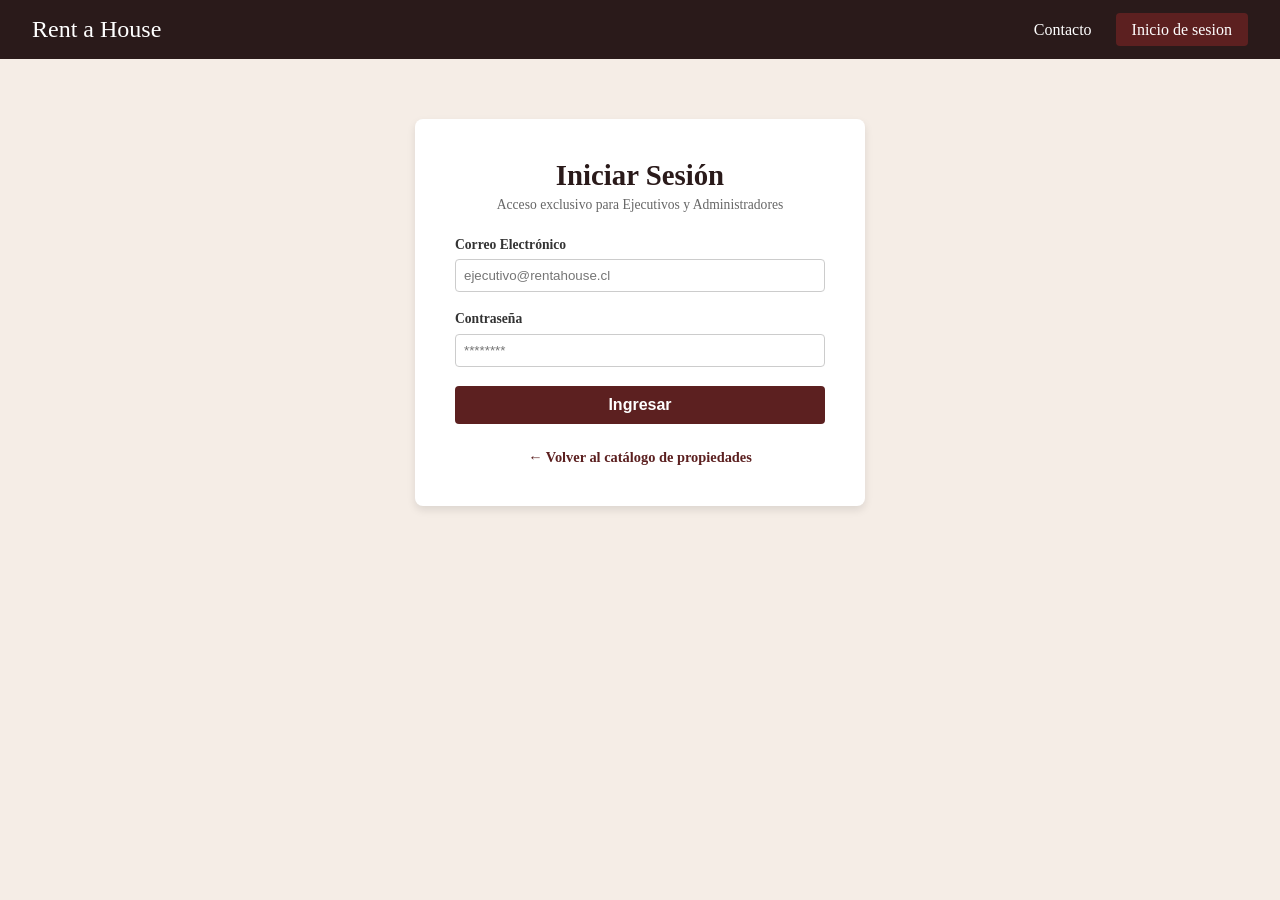
<file: login.html>
<!DOCTYPE html>
<html>
    <head>
        <meta charset="UTF-8">
        <title>Inicio de Sesión - Rent a House</title>
        <link rel="stylesheet" href="styles.css">
    </head>
    <body>

    <header>
        <a href="index.html" id="nombre-pag">Rent a House</a>
        <nav id="nav-header">
        <ul>
            <li><a href="#">Contacto</a></li>
            <li id="item-usuario" style="display: none;"> <span id="texto-usuario"></span></li>
            <li><a href="login.html" id="btn-inicio-sesion">Inicio de sesion</a></li>
        </ul>
        </nav>
    </header>

    <main>
        <section id="contenedor-login">
            <div class="caja-login">
                <h2>Iniciar Sesión</h2>
                <p class="subtitulo-login">Acceso exclusivo para Ejecutivos y Administradores</p>
                
                <form id="form-login">
                    <div class="campo">
                        <label for="email">Correo Electrónico</label>
                        <input type="email" id="email" placeholder="ejecutivo@rentahouse.cl" required>
                    </div>

                    <div class="campo">
                        <label for="password">Contraseña</label>
                        <input type="password" id="password" placeholder="********" minlength="8" required>
                    </div>

                    <button id="btn-ingresar">Ingresar</button>
                </form>

                <div class="enlaces-login">
                    <a href="index.html">&larr; Volver al catálogo de propiedades</a>
                </div>
            </div>
        </section>
    </main>

    <script src="login-script.js"></script>

    </body>
</html>
</file>
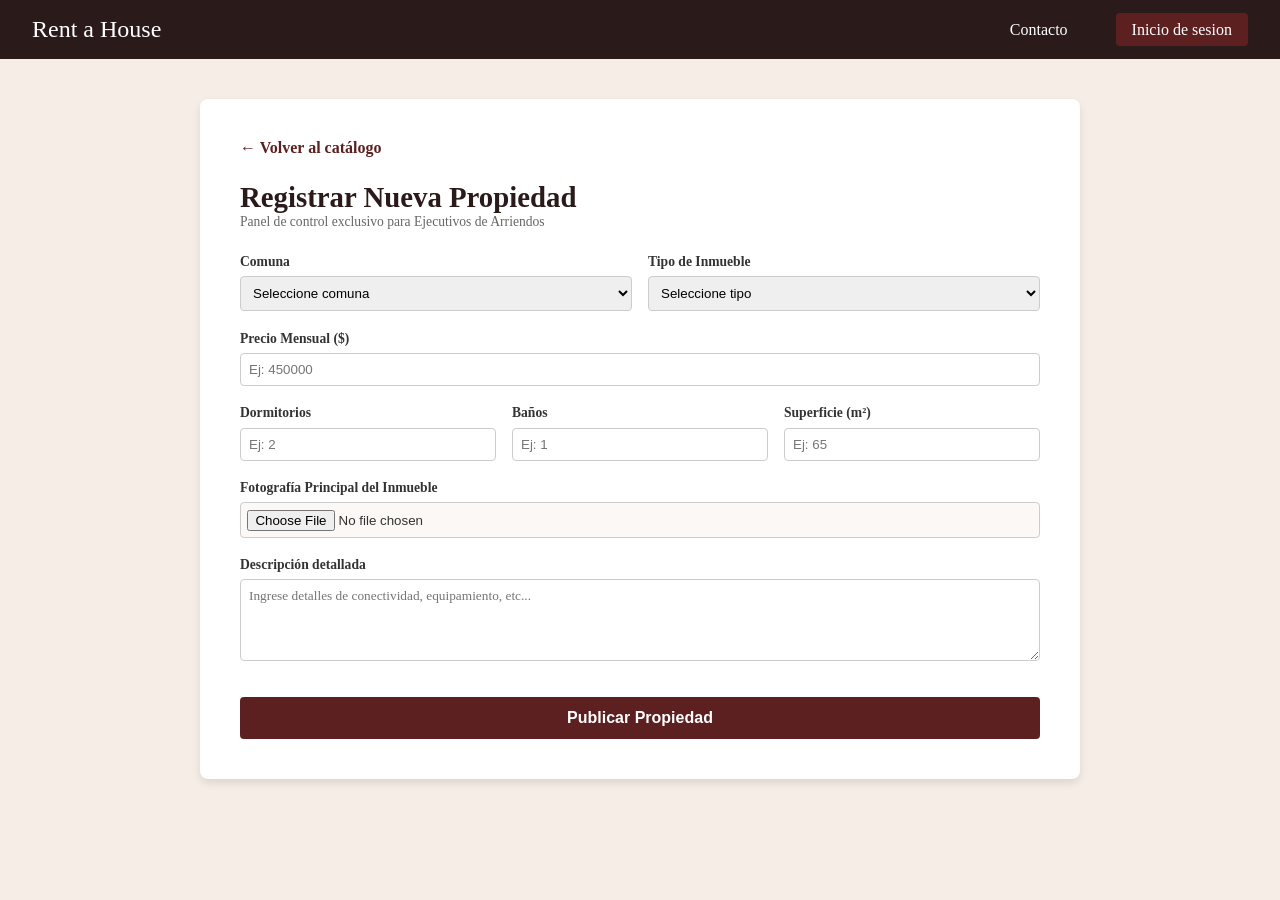
<file: registro.html>
<!DOCTYPE html>
<html lang="es">
    <head>
        <meta charset="UTF-8">
        <title>Registrar Nueva Propiedad - Rent a House</title>
        <link rel="stylesheet" href="styles.css">
    </head>
    <body>

    <header>
        <a href="index.html" id="nombre-pag">Rent a House</a>
        <nav id="nav-header">
            <ul>
                <li><a href="#">Contacto</a></li>
                <li><a href="registro.html" id="item-registro" style="display: none;">Registro</a></li>
                <li id="item-usuario" style="display: none;"> <span id="texto-usuario"></span></li>
                <li><a href="login.html" id="btn-inicio-sesion">Inicio de sesion</a></li>
            </ul>
        </nav>
    </header>

    <main>
        <section id="contenedor-registro" style="max-width: 800px; margin: 40px auto; background-color: #ffffff; padding: 2.5rem; border-radius: 8px; box-shadow: 0 4px 8px rgba(0, 0, 0, 0.1);">
            
            <div style="margin-bottom: 1.5rem;">
                <a href="index.html" class="btn-volver">&larr; Volver al catálogo</a>
                <h2 id="titulo-reg-catalogo" style="color: #2a1a1a; font-size: 1.8rem; margin-top: 0.5rem;">Registrar Nueva Propiedad</h2>
                <p class="subtitulo-login" style="text-align: left; margin-bottom: 0;">Panel de control exclusivo para Ejecutivos de Arriendos</p>
            </div>

            <form id="form-registro" style="display: flex; flex-direction: column; gap: 1.2rem;">
                
                <div style="display: flex; gap: 1rem; flex-wrap: wrap;">
                    <div class="campo">
                        <label for="comuna-reg">Comuna</label>
                        <select id="comuna-reg" required>
                            <option value="">Seleccione comuna</option>
                            <option value="providencia">Providencia</option>
                            <option value="santiago">Santiago</option>
                            <option value="las-condes">Las Condes</option>
                        </select>
                    </div>

                    <div class="campo">
                        <label for="tipo-reg">Tipo de Inmueble</label>
                        <select id="tipo-reg" required>
                            <option value="">Seleccione tipo</option>
                            <option value="departamento">Departamento</option>
                            <option value="casa">Casa</option>
                        </select>
                    </div>
                </div>

                <div style="display: flex; gap: 1rem; flex-wrap: wrap;">
                    <div class="campo" style="width: 100%;">
                        <label for="precio-reg">Precio Mensual ($)</label>
                        <input type="number" id="precio-reg" placeholder="Ej: 450000" required>
                    </div>
                </div>

                <div style="display: flex; gap: 1rem; flex-wrap: wrap;">
                    <div class="campo">
                        <label for="dormitorios-reg">Dormitorios</label>
                        <input type="number" id="dormitorios-reg" placeholder="Ej: 2" required>
                    </div>

                    <div class="campo">
                        <label for="banos-reg">Baños</label>
                        <input type="number" id="banos-reg" placeholder="Ej: 1" required>
                    </div>

                    <div class="campo">
                        <label for="superficie-reg">Superficie (m²)</label>
                        <input type="number" id="superficie-reg" placeholder="Ej: 65" required>
                    </div>
                </div>

                <div class="campo" style="width: 100%;">
                    <label for="foto-principal">Fotografía Principal del Inmueble</label>
                    <input type="file" id="foto-principal" accept="image/*" required style="padding: 0.4rem; background-color: #fcf8f6;">
                </div>

                <div class="campo" style="width: 100%;">
                    <label for="descripcion-reg">Descripción detallada</label>
                    <textarea id="descripcion-reg" rows="4" placeholder="Ingrese detalles de conectividad, equipamiento, etc..." style="padding: 0.5rem; border: 1px solid #cccccc; border-radius: 4px; font-family: inherit; resize: vertical;" required></textarea>
                </div>

                <button type="submit" id="btn-guardar-propiedad" style="background-color: #5c2020; color: #ffffff; border: none; padding: 12px; border-radius: 4px; cursor: pointer; font-weight: bold; font-size: 1rem; margin-top: 1rem;">Publicar Propiedad</button>
            </form>

        </section>
    </main>
    <script src="registro-script.js"></script>
    </body>
</html>
</file>
<file: styles.css>
* {
    margin: 0;
    padding: 0;
}

body {
    background-color: #f5ede6;
    color: #333333
}

header {
    background-color: #2a1a1a;
    color: #ffffff;
    display: flex;
    align-items: center;
    padding: 16px 32px;
    justify-content: space-between;
}

#nombre-pag {
    color: #ffffff;
    text-decoration: none;
    font-size: 24px;
}

#nav-header ul {
    display: flex;
    list-style: none;
    gap: 24px;
}

#nav-header a {
    color: #ffffff;
    text-decoration: none;
    font-size: 16px;
}

#item-usuario {
    display: none;
    align-self: center;
    color: #f5ede6;
    font-size: 0.9rem;
}

#btn-inicio-sesion {
    background-color: #5c2020;
    padding: 8px 16px;
    border-radius: 4px;
    color: #ffffff;
}

#contenedor-filtros {
    background-color: #5c2020;
    color: #ffffff;
    max-width: 900px;
    margin: 32px auto;
    padding: 24px;
    border-radius: 8px;
}

#form-filtro {
  display: flex;
  gap: 1rem;
  flex-wrap: wrap;
  align-items: flex-end;
}

.campo {
  flex: 1;
  min-width: 140px;
  display: flex;
  flex-direction: column;
}

.campo label {
  font-size: 0.85rem;
  margin-bottom: 0.4rem;
  font-weight: bold;
}

.campo select, 
.campo input {
  padding: 0.5rem;
  border: 1px solid #cccccc;
  border-radius: 4px;
}

#btn-reset {
    background-color: #6b7280; /* Gris oscuro */
    color: #ffffff;
    border: none;
    padding: 8px 16px;
    border-radius: 4px;
    cursor: pointer;
    font-weight: bold;
}

#btn-reset:hover {
    background-color: #4b5563;
}


#btn-buscar {
    background-color: #963535;
    color: #ffffff;
    border: none;
    padding: 8px 16px;
    border-radius: 4px;
    cursor: pointer;
    font-weight: bold;
}

#btn-buscar:hover {
  background-color: #421616;
}

#titulo-filtro {
    padding: 0 0 10px 0;
    font-size: 20px;
}

.contenedor-catalogo {
  max-width: 900px;
  margin: 0 auto 3rem auto;
}

.grid-propiedades {
  display: grid;
  grid-template-columns: repeat(auto-fill, minmax(260px, 1fr));
  gap: 1.5rem;
  margin-top: 1rem;
}

.info-propiedad {
  background-color: #ffffff;
  border-radius: 8px;
  overflow: hidden;
  box-shadow: 0 2px 4px rgba(0, 0, 0, 0.1);
  display: flex;
  flex-direction: column;
}

.info-propiedad img {
  width: 100%;
  height: 160px;
  object-fit: cover;
}

.contenido-propiedad {
    padding: 1rem;
    display: flex;
    flex-direction: column;
    gap: 0.35rem;
}

.comuna-propiedad {
    font-size: 0.9rem;
    color: #666666;
    font-weight: 500;
}

.direccion-propiedad {
    font-size: 0.85rem;
    color: #555555;
    font-style: italic;
    margin-bottom: 0.2rem;
}

.precio {
    color: #0284c7;
    font-size: 1.2rem;
    font-weight: bold;
    margin: 0;
}

.estado-propiedad {
    display: inline-block;
    width: fit-content;
    padding: 0.2rem 0.5rem;
    background-color: #16a34a;
    color: white;
    font-size: 0.75rem;
    border-radius: 4px;
    margin-top: 0.2rem;
    margin-bottom: 0;
}

.btn-detalle {
    display: block;
    text-align: center;
    background-color: #e2e8f0;
    color: #0f172a;
    text-decoration: none;
    padding: 0.5rem;
    border-radius: 4px;
    margin-top: 0.6rem;
    font-weight: bold;
}

.btn-detalle:hover {
  background-color: #cbd5e1;
}

.paginacion{
  display: flex;
  justify-content: center;
  align-items: center;
  gap: 1rem;
  margin-top: 2.5rem;
  width: 100%;
  flex-wrap: wrap;
}

.btn-paginacion{
  background-color: #5c2020;
  color: #ffffff;
  border: none;
  padding: 8px 14px;
  border-radius: 4px;
  cursor: pointer;
  font-weight: bold;
  font-size: 0.9rem;
}

.btn-paginacion:hover:not(:disabled){
  background-color: #421616;
}

.btn-paginacion:disabled{
  background-color: #cccccc;
  color: #666;
  cursor: not-allowed;
}

.texto-paginacion{
  font-weight: bold;
  color: #333333;
  font-size: 0.95rem;
  padding: 0 0.5rem;
}

.contenedor-detalle {
    max-width: 900px;
    margin: 0 auto 3rem auto;
    padding: 0 1rem;
}

.btn-volver {
    display: inline-block;
    color: #5c2020;
    text-decoration: none;
    font-weight: bold;
    margin-bottom: 1rem;
}

.btn-volver:hover {
    text-decoration: underline;
}

.detalle-grid {
    display: grid;
    grid-template-columns: 1fr 1fr;
    gap: 2rem;
    background-color: #ffffff;
    padding: 2rem;
    border-radius: 8px;
    box-shadow: 0 2px 4px rgba(0, 0, 0, 0.1);
}

@media (max-width: 768px) {
    .detalle-grid {
        grid-template-columns: 1fr;
    }
}

.detalle-imagenes .img-principal {
    width: 100%;
    height: 300px;
    object-fit: cover;
    border-radius: 6px;
    margin-bottom: 1rem;
}

.galeria-minaturas {
    display: flex;
    gap: 0.5rem;
}

.galeria-minaturas img {
    width: calc(33.333% - 0.35rem);
    height: 70px;
    object-fit: cover;
    border-radius: 4px;
    cursor: pointer;
    opacity: 0.8;
    transition: opacity 0.2s;
}

.galeria-minaturas img:hover {
    opacity: 1;
}

.detalle-info h2 {
    font-size: 1.5rem;
    margin-bottom: 0.5rem;
    color: #2a1a1a;
}

.caracteristicas-clave {
    margin: 1rem 0;
    display: grid;
    grid-template-columns: 1fr 1fr;
    gap: 0.5rem;
    background-color: #f5ede6;
    padding: 1rem;
    border-radius: 6px;
    font-size: 0.9rem;
}

.descripcion-propiedad {
    font-size: 0.95rem;
    line-height: 1.5;
    color: #555555;
    margin-bottom: 1.5rem;
}

.contenedor-consulta {
    background-color: #fcf8f6;
    padding: 1.5rem;
    border-radius: 6px;
    border: 1px solid #e2dad4;
}

.contenedor-consulta h3 {
    font-size: 1.1rem;
    margin-bottom: 1rem;
    color: #5c2020;
}

.contenedor-consulta textarea {
    padding: 0.5rem;
    border: 1px solid #cccccc;
    border-radius: 4px;
    font-family: inherit;
    resize: vertical;
}

#btn-enviar-consulta {
    background-color: #5c2020;
    color: #ffffff;
    border: none;
    padding: 10px 16px;
    border-radius: 4px;
    cursor: pointer;
    font-weight: bold;
    width: 100%;
    margin-top: 1rem;
}

#btn-enviar-consulta:hover {
    background-color: #421616;
}


#contenedor-login {
    max-width: 450px;
    margin: 60px auto;
    padding: 0 1rem;
}

.caja-login {
    background-color: #ffffff;
    padding: 2.5rem;
    border-radius: 8px;
    box-shadow: 0 4px 8px rgba(0, 0, 0, 0.1);
}

.caja-login h2 {
    color: #2a1a1a;
    font-size: 1.8rem;
    margin-bottom: 0.3rem;
    text-align: center;
}

.subtitulo-login {
    font-size: 0.85rem;
    color: #666666;
    text-align: center;
    margin-bottom: 1.5rem;
}

#form-login {
    display: flex;
    flex-direction: column;
    gap: 1.2rem;
}

#form-login .campo {
    width: 100%;
}

#btn-ingresar {
    background-color: #5c2020;
    color: #ffffff;
    border: none;
    padding: 10px;
    border-radius: 4px;
    cursor: pointer;
    font-weight: bold;
    font-size: 1rem;
    margin-top: 0.5px;
}

#btn-ingresar:hover {
    background-color: #421616;
}

.enlaces-login {
    margin-top: 1.5rem;
    text-align: center;
}

.enlaces-login a {
    color: #5c2020;
    text-decoration: none;
    font-size: 0.9rem;
    font-weight: bold;
}

.enlaces-login a:hover {
    text-decoration: underline;
}

#contenedor-pend {
    max-width: 500px;
    margin: 3rem auto;
    background-color: #ffffff;
    border-left: 5px solid #5c2020;
    border-radius: 8px;
    padding: 2rem;
    text-align: center;
    box-shadow: 0 4px 8px rgba(0, 0, 0, 0.1);
}

#contenedor-pend h2 {
    color: #2a1a1a;
    margin-bottom: 0.5rem;
}

#contenedor-pend p {
    color: #5c4c4c;
}

.cabecera-registradas {
    display: flex;
    justify-content: space-between;
    align-items: center;
    flex-wrap: wrap;
    gap: 1rem;
    margin-bottom: 2rem;
}

.datos-administracion {
    list-style: none;
    padding: 0;
    margin: 1rem 0 0 0;
    font-size: 0.9rem;
    color: #4a4a4a;
    border-top: 1px solid #ddd;
    padding-top: 0.8rem;
}

.datos-administracion li {
    margin-bottom: 0.5rem;
}

.txt-exito {
    color: #155724;
    font-weight: bold;
}

.txt-peligro {
    color: #721c24;
    font-weight: bold;
}

.estado-mantencion {
    background-color: #856404;
    color: #fffefa;
}

#titulo-propiedades-gestor {
    padding: 30px 0 0 0;
}

.btn-detalle-propiedades {
    display: inline-block;
    text-align: center;
    background-color: #5c2020;
    color: #ffffff;
    text-decoration: none;
    padding: 0.5rem 1rem;
    margin-top: 30px;
    border-radius: 4px;
    font-weight: bold;
    
}
</file>
